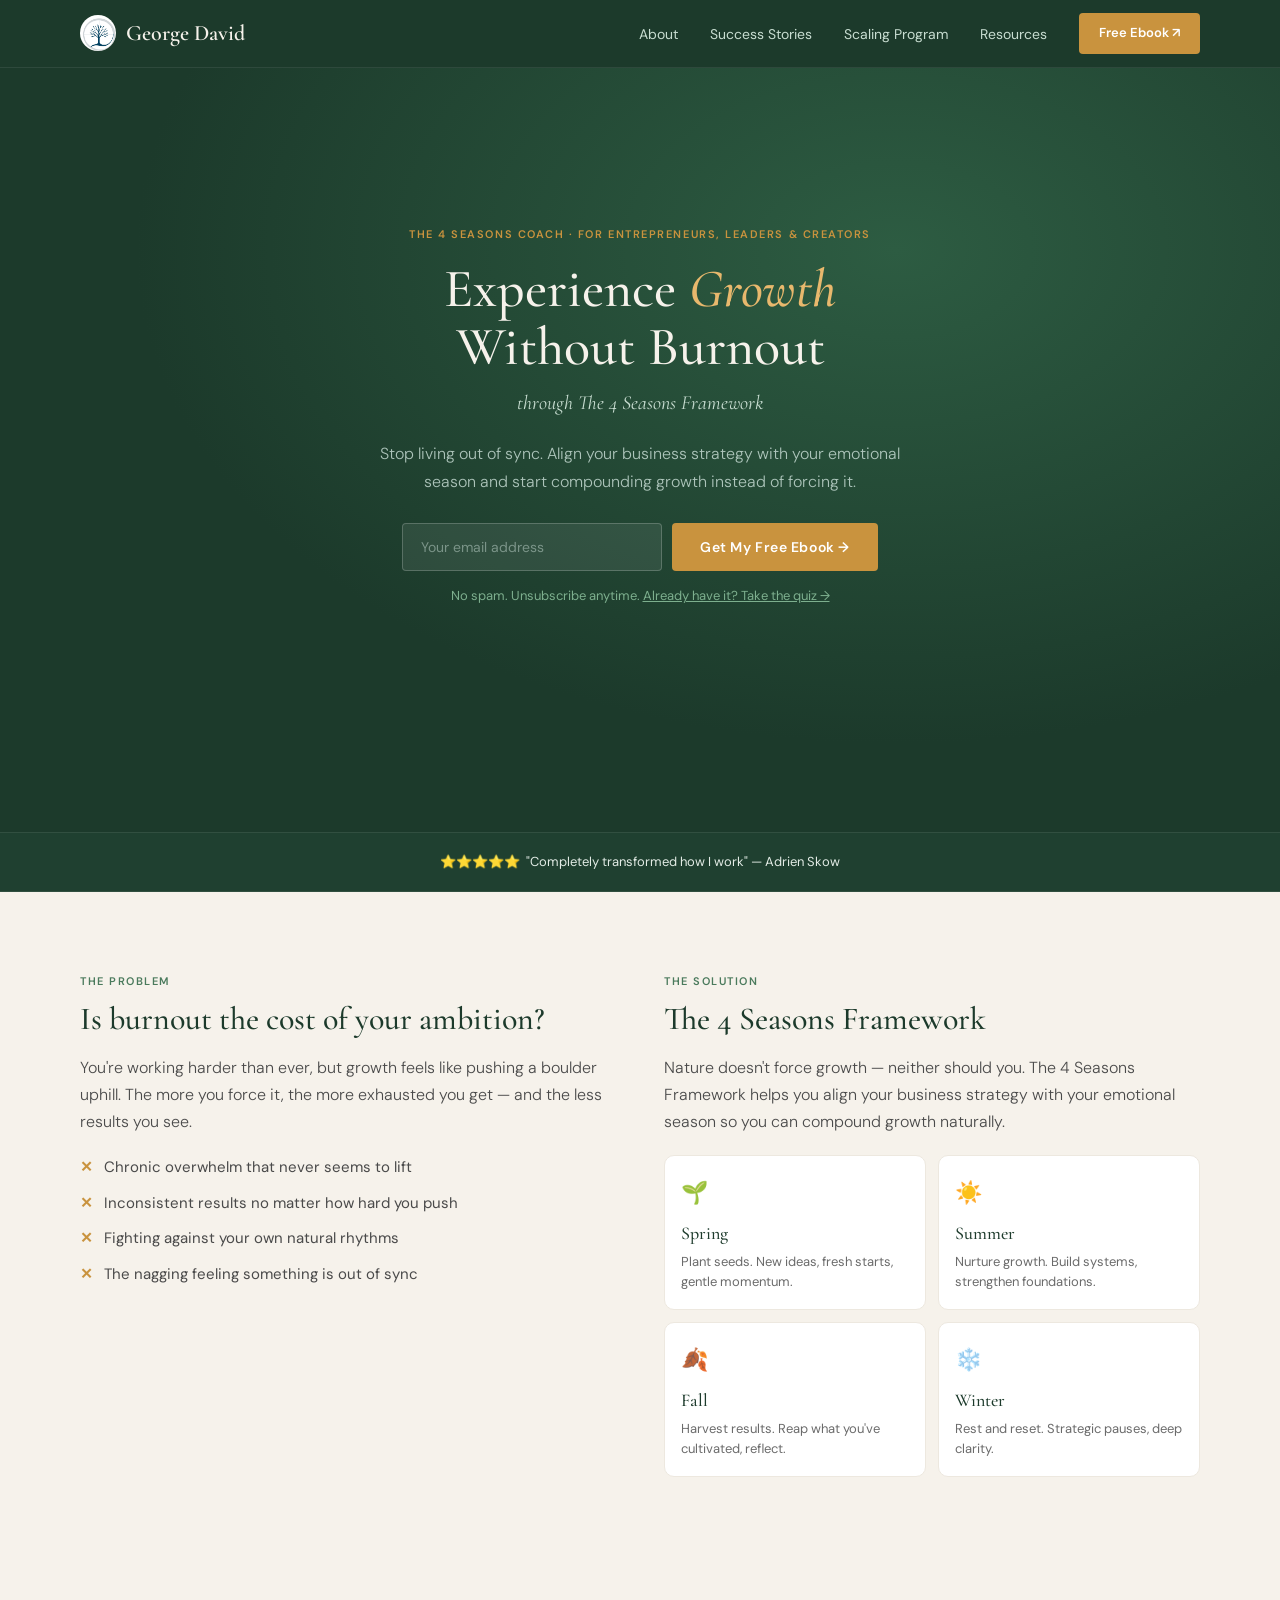
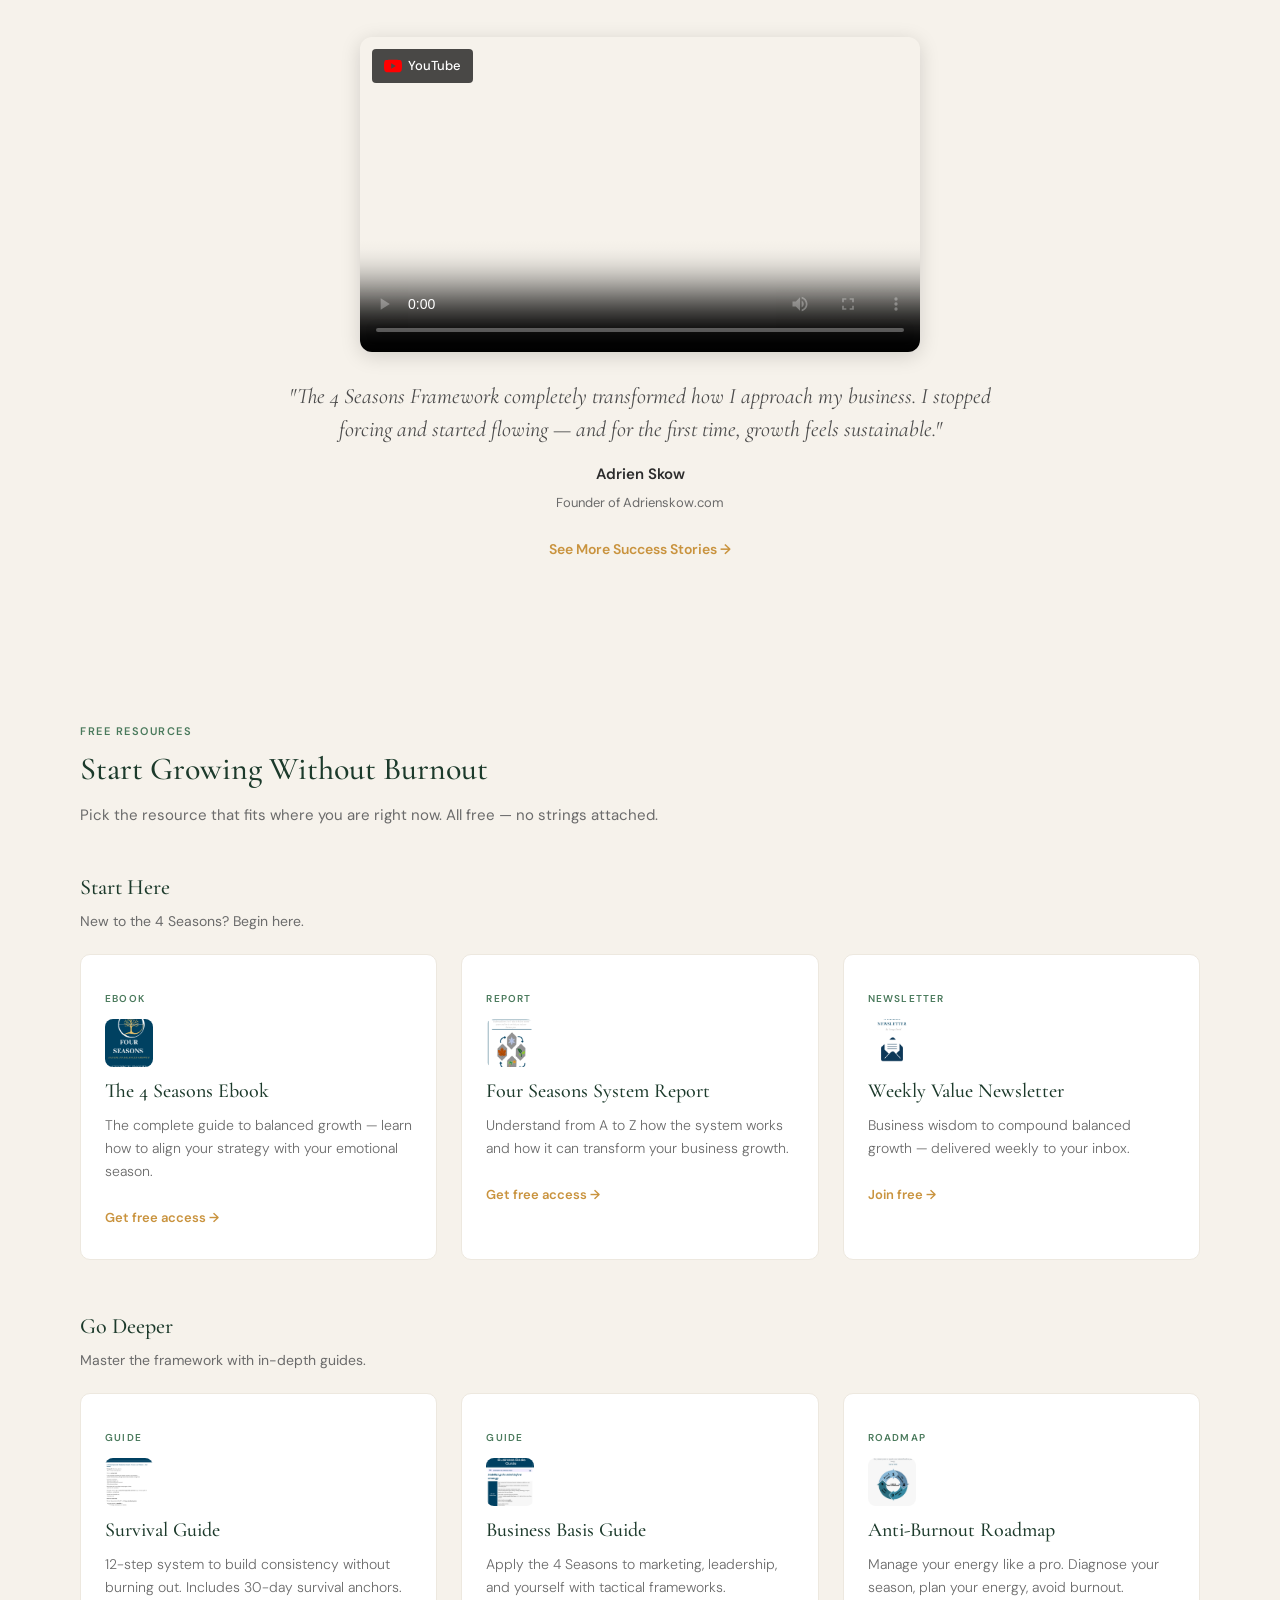
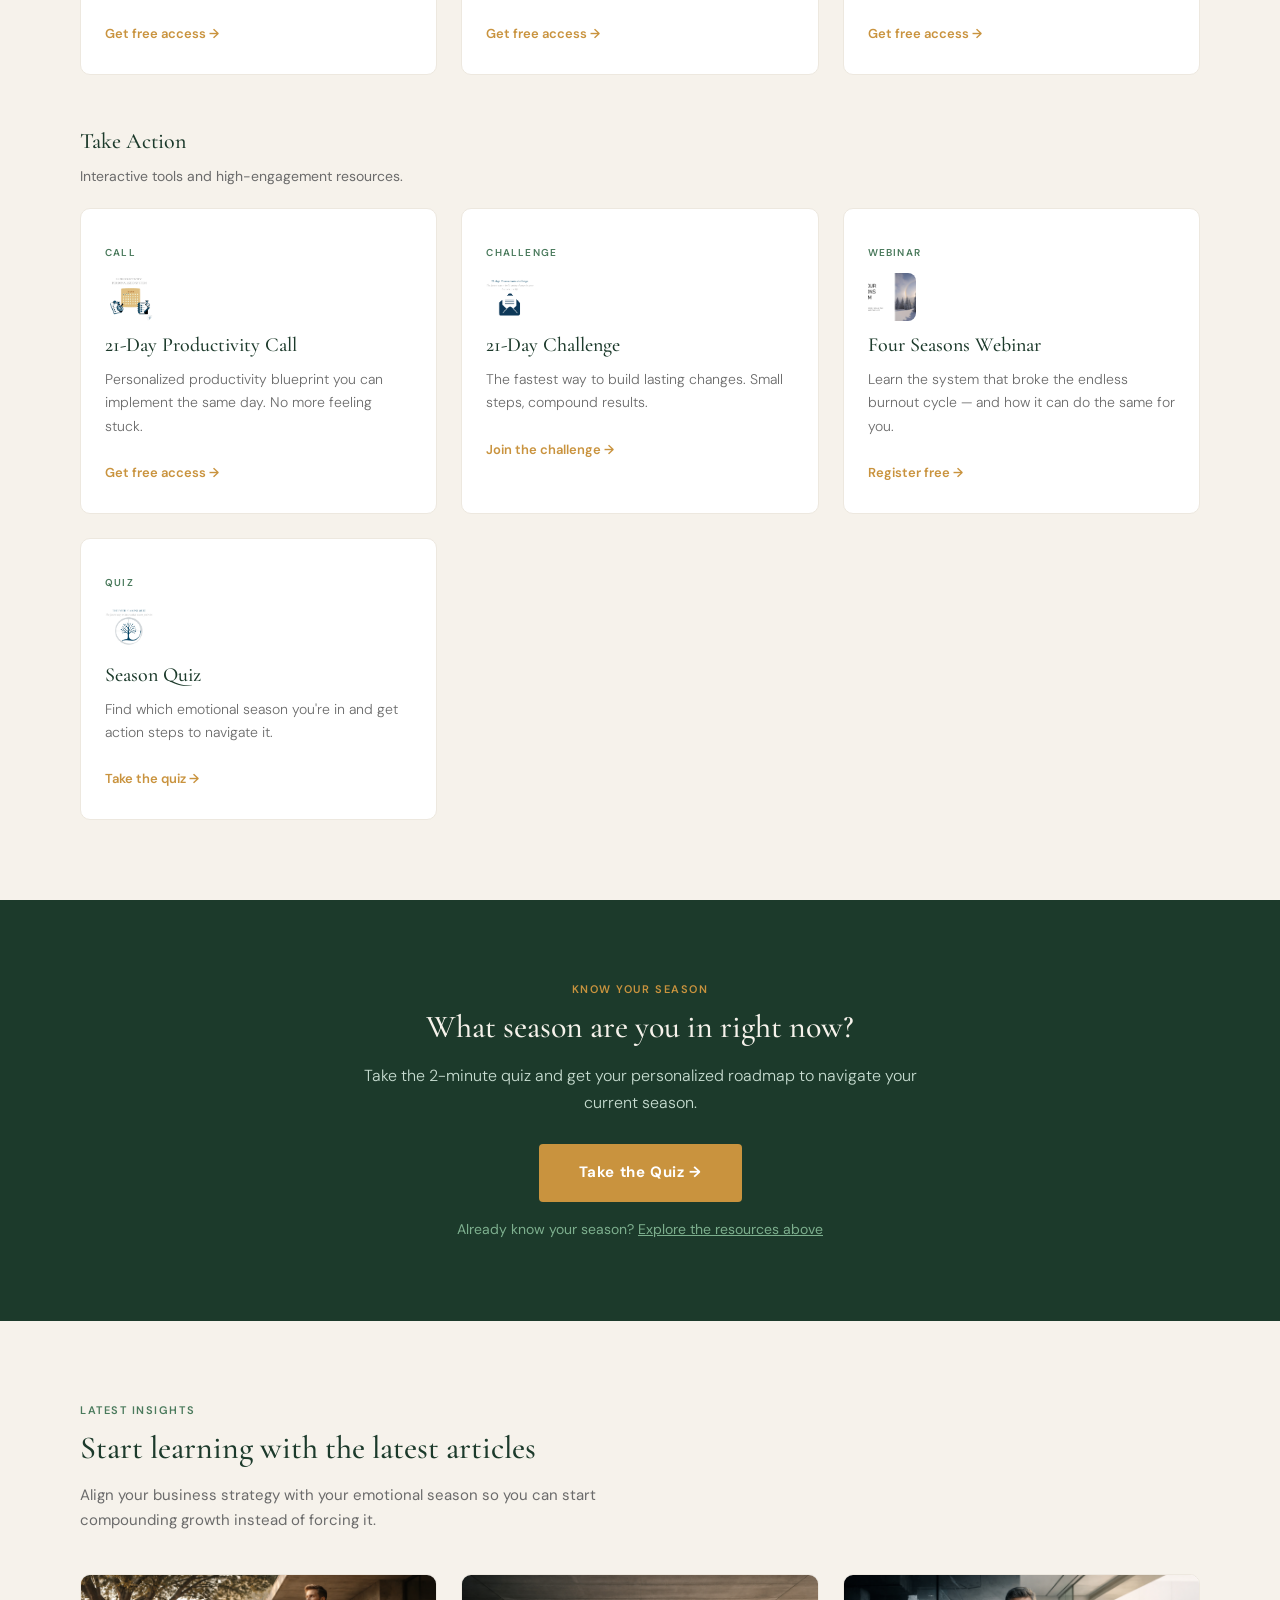
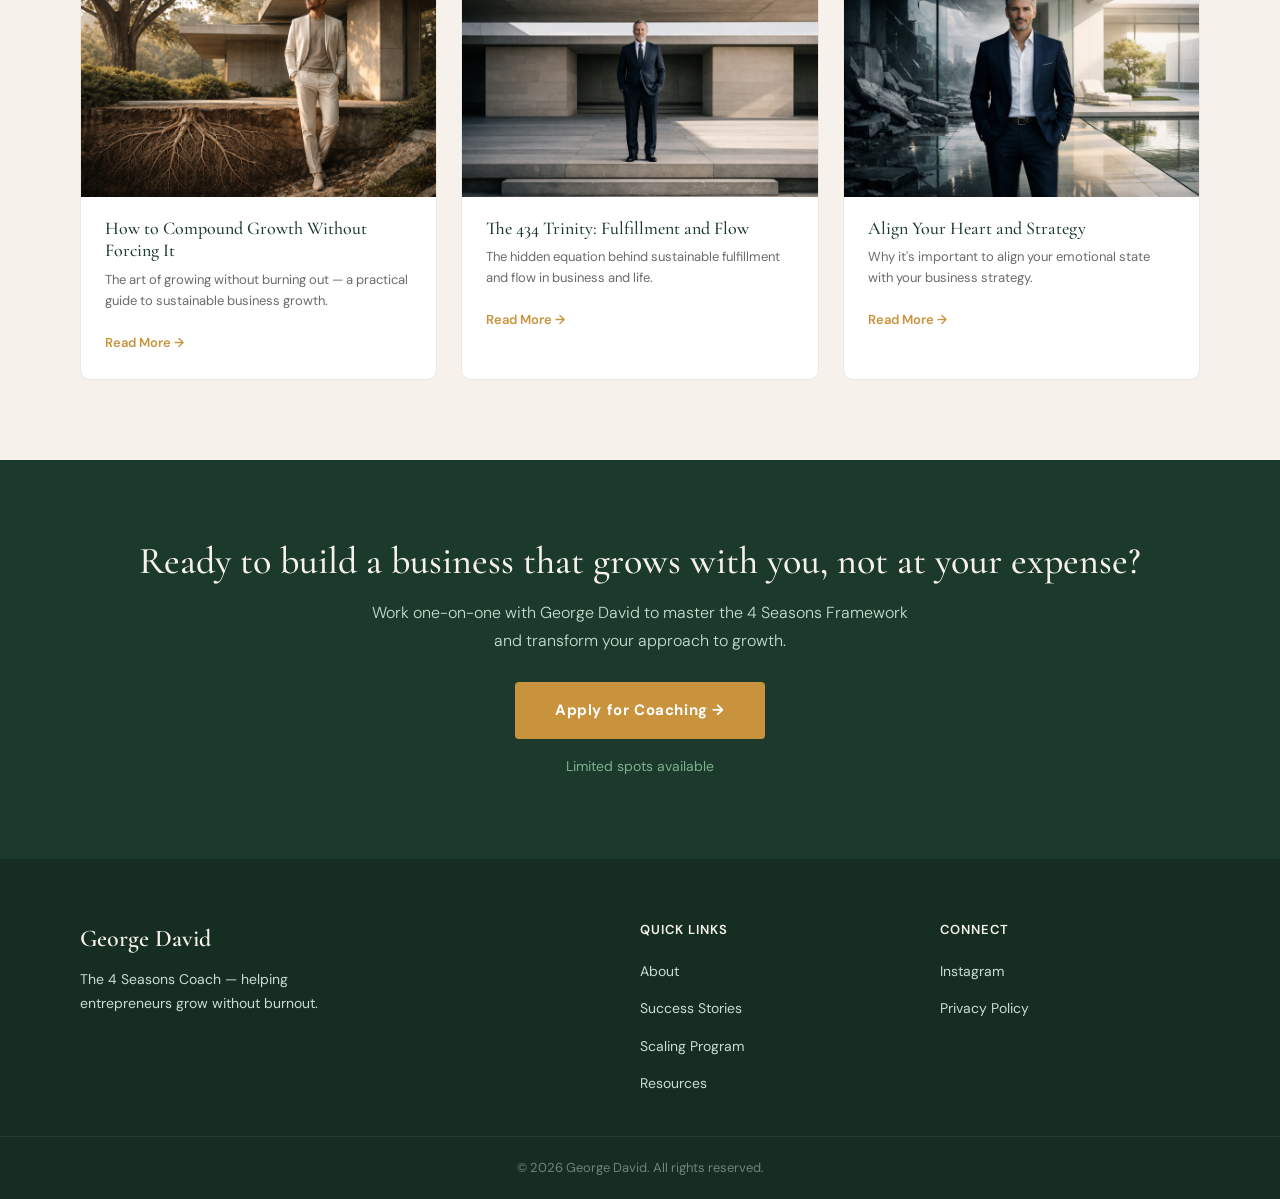
<file: george-david-funnel/index.html>
<!DOCTYPE html>
<html lang="en">
<head>
  <meta charset="UTF-8">
  <meta name="viewport" content="width=device-width, initial-scale=1.0">
  <title>George David — The 4 Seasons Coach</title>
  <meta name="description" content="Experience growth without burnout through The 4 Seasons Framework. Get your free ebook and start compounding balanced growth.">
  <link rel="icon" href="assets/logo.jpg" type="image/jpeg">
  <link rel="apple-touch-icon" href="assets/logo.jpg">
  <link rel="preconnect" href="https://fonts.googleapis.com">
  <link rel="preconnect" href="https://fonts.gstatic.com" crossorigin>
  <link href="https://fonts.googleapis.com/css2?family=Cormorant+Garamond:ital,wght@0,400;0,500;0,600;1,400;1,500&family=DM+Sans:wght@300;400;500;600;700&display=swap" rel="stylesheet">
  <link rel="stylesheet" href="css/style.css">
</head>
<body>

<!-- Navigation -->
<nav class="navbar" id="navbar">
  <div class="navbar-inner">
    <a href="#" class="navbar-logo"><img src="assets/logo.jpg" alt="George David" class="nav-logo-img"> George David</a>
    <button class="navbar-toggle" id="navToggle" aria-label="Toggle menu">
      <span></span><span></span><span></span>
    </button>
    <div class="navbar-menu" id="navMenu">
      <ul class="navbar-links">
        <li><a href="#about">About</a></li>
        <li><a href="#stories">Success Stories</a></li>
        <li><a href="#scaling">Scaling Program</a></li>
        <li><a href="#resources">Resources</a></li>
      </ul>
      <a href="#hero" class="navbar-cta">Free Ebook ↗</a>
    </div>
  </div>
</nav>

<!-- Hero -->
<section class="hero" id="hero">
  <div class="hero-content">
    <p class="hero-eyebrow">The 4 Seasons Coach · For Entrepreneurs, Leaders &amp; Creators</p>
    <h1 class="hero-title">Experience <em>Growth</em><br>Without Burnout</h1>
    <p class="hero-subtitle">through The 4 Seasons Framework</p>
    <p class="hero-body">Stop living out of sync. Align your business strategy with your emotional season and start compounding growth instead of forcing it.</p>
    <form class="hero-form" id="heroForm" action="#" method="POST">
      <input type="email" class="hero-input" placeholder="Your email address" required autocomplete="email" inputmode="email">
      <button type="submit" class="hero-btn">Get My Free Ebook →</button>
    </form>
    <p class="hero-micro">No spam. Unsubscribe anytime. <a href="#" class="hero-micro-link">Already have it? Take the quiz →</a></p>
  </div>
</section>

<!-- Trust Bar -->
<div class="trust-bar">
  <div class="trust-bar-inner">
    <span class="trust-bar-item" style="margin:0 auto;">⭐⭐⭐⭐⭐ &nbsp;"Completely transformed how I work" — Adrien Skow</span>
  </div>
</div>

<!-- Problem → Solution -->
<section class="section section-light" id="about">
  <div class="container">
    <div class="split-grid">
      <div class="split-col">
        <p class="section-label-text">The Problem</p>
        <h2 class="section-title">Is burnout the cost of your ambition?</h2>
        <p class="section-body">You're working harder than ever, but growth feels like pushing a boulder uphill. The more you force it, the more exhausted you get — and the less results you see.</p>
        <ul class="pain-list">
          <li>Chronic overwhelm that never seems to lift</li>
          <li>Inconsistent results no matter how hard you push</li>
          <li>Fighting against your own natural rhythms</li>
          <li>The nagging feeling something is out of sync</li>
        </ul>
      </div>
      <div class="split-col">
        <p class="section-label-text">The Solution</p>
        <h2 class="section-title">The 4 Seasons Framework</h2>
        <p class="section-body">Nature doesn't force growth — neither should you. The 4 Seasons Framework helps you align your business strategy with your emotional season so you can compound growth naturally.</p>
        <div class="seasons-grid">
          <div class="season-card">
            <span class="season-icon">🌱</span>
            <h4>Spring</h4>
            <p>Plant seeds. New ideas, fresh starts, gentle momentum.</p>
          </div>
          <div class="season-card">
            <span class="season-icon">☀️</span>
            <h4>Summer</h4>
            <p>Nurture growth. Build systems, strengthen foundations.</p>
          </div>
          <div class="season-card">
            <span class="season-icon">🍂</span>
            <h4>Fall</h4>
            <p>Harvest results. Reap what you've cultivated, reflect.</p>
          </div>
          <div class="season-card">
            <span class="season-icon">❄️</span>
            <h4>Winter</h4>
            <p>Rest and reset. Strategic pauses, deep clarity.</p>
          </div>
        </div>
      </div>
    </div>
  </div>
</section>

<!-- Testimonial -->
<section class="section section-light" id="stories">
  <div class="container">
    <div class="testimonial">
      <div class="testimonial-video">
        <div class="video-embed">
          <div class="video-wrapper">
            <video controls poster="https://i.ytimg.com/vi/q806Whf-6So/hqdefault.jpg">
              <source src="assets/testimonial.mp4" type="video/mp4">
            </video>
            <a href="https://www.youtube.com/watch?v=q806Whf-6So" target="_blank" rel="noopener" class="video-youtube-link" aria-label="Watch on YouTube">
              <svg class="video-youtube-icon" viewBox="0 0 24 24" fill="currentColor"><path d="M23.498 6.186a3.016 3.016 0 0 0-2.122-2.136C19.505 3.545 12 3.545 12 3.545s-7.505 0-9.377.505A3.017 3.017 0 0 0 .502 6.186C0 8.07 0 12 0 12s0 3.93.502 5.814a3.016 3.016 0 0 0 2.122 2.136c1.871.505 9.376.505 9.376.505s7.505 0 9.377-.505a3.015 3.015 0 0 0 2.122-2.136C24 15.93 24 12 24 12s0-3.93-.502-5.814zM9.545 15.568V8.432L15.818 12l-6.273 3.568z"/></svg>
              YouTube
            </a>
          </div>
        </div>
      </div>
      <blockquote class="testimonial-quote">
        "The 4 Seasons Framework completely transformed how I approach my business. I stopped forcing and started flowing — and for the first time, growth feels sustainable."
      </blockquote>
      <div class="testimonial-author">
        <strong>Adrien Skow</strong>
        <span>Founder of Adrienskow.com</span>
      </div>
      <a href="#" class="testimonial-link">See More Success Stories →</a>
    </div>
  </div>
</section>

<!-- Free Resources -->
<section class="section section-light" id="resources">
  <div class="container">
    <p class="section-label-text">Free Resources</p>
    <h2 class="section-title">Start Growing Without Burnout</h2>
    <p class="section-desc">Pick the resource that fits where you are right now. All free — no strings attached.</p>

    <div class="offer-group">
      <h3 class="offer-group-title">Start Here</h3>
      <p class="offer-group-desc">New to the 4 Seasons? Begin here.</p>
      <div class="offer-grid">
        <article class="offer-card">
          <span class="offer-tag">Ebook</span>
          <img src="assets/hero-profile.png" alt="" class="offer-icon" loading="lazy">
          <h4 class="offer-title">The 4 Seasons Ebook</h4>
          <p class="offer-body">The complete guide to balanced growth — learn how to align your strategy with your emotional season.</p>
          <a href="#" class="offer-cta">Get free access →</a>
        </article>
        <article class="offer-card">
          <span class="offer-tag">Report</span>
          <img src="assets/system-report-icon.png" alt="" class="offer-icon" loading="lazy">
          <h4 class="offer-title">Four Seasons System Report</h4>
          <p class="offer-body">Understand from A to Z how the system works and how it can transform your business growth.</p>
          <a href="#" class="offer-cta">Get free access →</a>
        </article>
        <article class="offer-card">
          <span class="offer-tag">Newsletter</span>
          <img src="assets/newsletter-icon.png" alt="" class="offer-icon" loading="lazy">
          <h4 class="offer-title">Weekly Value Newsletter</h4>
          <p class="offer-body">Business wisdom to compound balanced growth — delivered weekly to your inbox.</p>
          <a href="#" class="offer-cta">Join free →</a>
        </article>
      </div>
    </div>

    <div class="offer-group">
      <h3 class="offer-group-title">Go Deeper</h3>
      <p class="offer-group-desc">Master the framework with in-depth guides.</p>
      <div class="offer-grid">
        <article class="offer-card">
          <span class="offer-tag">Guide</span>
          <img src="assets/survival-guide-icon.png" alt="" class="offer-icon" loading="lazy">
          <h4 class="offer-title">Survival Guide</h4>
          <p class="offer-body">12-step system to build consistency without burning out. Includes 30-day survival anchors.</p>
          <a href="#" class="offer-cta">Get free access →</a>
        </article>
        <article class="offer-card">
          <span class="offer-tag">Guide</span>
          <img src="assets/business-guide-icon.png" alt="" class="offer-icon" loading="lazy">
          <h4 class="offer-title">Business Basis Guide</h4>
          <p class="offer-body">Apply the 4 Seasons to marketing, leadership, and yourself with tactical frameworks.</p>
          <a href="#" class="offer-cta">Get free access →</a>
        </article>
        <article class="offer-card">
          <span class="offer-tag">Roadmap</span>
          <img src="assets/energy-icon.png" alt="" class="offer-icon" loading="lazy">
          <h4 class="offer-title">Anti-Burnout Roadmap</h4>
          <p class="offer-body">Manage your energy like a pro. Diagnose your season, plan your energy, avoid burnout.</p>
          <a href="#" class="offer-cta">Get free access →</a>
        </article>
      </div>
    </div>

    <div class="offer-group">
      <h3 class="offer-group-title">Take Action</h3>
      <p class="offer-group-desc">Interactive tools and high-engagement resources.</p>
      <div class="offer-grid">
        <article class="offer-card">
          <span class="offer-tag">Call</span>
          <img src="assets/productivity-icon.png" alt="" class="offer-icon" loading="lazy">
          <h4 class="offer-title">21-Day Productivity Call</h4>
          <p class="offer-body">Personalized productivity blueprint you can implement the same day. No more feeling stuck.</p>
          <a href="#" class="offer-cta">Get free access →</a>
        </article>
        <article class="offer-card">
          <span class="offer-tag">Challenge</span>
          <img src="assets/challenge-icon.png" alt="" class="offer-icon" loading="lazy">
          <h4 class="offer-title">21-Day Challenge</h4>
          <p class="offer-body">The fastest way to build lasting changes. Small steps, compound results.</p>
          <a href="#" class="offer-cta">Join the challenge →</a>
        </article>
        <article class="offer-card">
          <span class="offer-tag">Webinar</span>
          <img src="assets/webinar-icon.jpg" alt="" class="offer-icon" loading="lazy">
          <h4 class="offer-title">Four Seasons Webinar</h4>
          <p class="offer-body">Learn the system that broke the endless burnout cycle — and how it can do the same for you.</p>
          <a href="#" class="offer-cta">Register free →</a>
        </article>
        <article class="offer-card">
          <span class="offer-tag">Quiz</span>
          <img src="assets/quiz-icon.png" alt="" class="offer-icon" loading="lazy">
          <h4 class="offer-title">Season Quiz</h4>
          <p class="offer-body">Find which emotional season you're in and get action steps to navigate it.</p>
          <a href="#" class="offer-cta">Take the quiz →</a>
        </article>
      </div>
    </div>
  </div>
</section>

<!-- Quiz CTA -->
<section class="section section-dark cta-banner">
  <div class="container" style="text-align:center;">
    <p class="section-label-text" style="color:var(--gold);">Know Your Season</p>
    <h2 class="section-title" style="color:var(--cream);">What season are you in right now?</h2>
    <p class="section-body" style="color:var(--sage-pale);text-align:center;">Take the 2-minute quiz and get your personalized roadmap to navigate your current season.</p>
    <a href="#" class="cta-banner-btn">Take the Quiz →</a>
    <p class="cta-banner-micro">Already know your season? <a href="#resources" class="cta-banner-link">Explore the resources above</a></p>
  </div>
</section>

<!-- Blog -->
<section class="section section-light">
  <div class="container">
    <p class="section-label-text">Latest Insights</p>
    <h2 class="section-title">Start learning with the latest articles</h2>
    <p class="section-desc">Align your business strategy with your emotional season so you can start compounding growth instead of forcing it.</p>
    <div class="blog-grid">
      <article class="blog-card">
        <div class="blog-img">
          <img src="assets/blog-1.png" alt="" class="blog-img-src" loading="lazy">
        </div>
        <div class="blog-body">
          <h3 class="blog-title">How to Compound Growth Without Forcing It</h3>
          <p class="blog-excerpt">The art of growing without burning out — a practical guide to sustainable business growth.</p>
          <a href="#" class="blog-link">Read More →</a>
        </div>
      </article>
      <article class="blog-card">
        <div class="blog-img">
          <img src="assets/blog-2.png" alt="" class="blog-img-src" loading="lazy">
        </div>
        <div class="blog-body">
          <h3 class="blog-title">The 434 Trinity: Fulfillment and Flow</h3>
          <p class="blog-excerpt">The hidden equation behind sustainable fulfillment and flow in business and life.</p>
          <a href="#" class="blog-link">Read More →</a>
        </div>
      </article>
      <article class="blog-card">
        <div class="blog-img">
          <img src="assets/blog-3.png" alt="" class="blog-img-src" loading="lazy">
        </div>
        <div class="blog-body">
          <h3 class="blog-title">Align Your Heart and Strategy</h3>
          <p class="blog-excerpt">Why it's important to align your emotional state with your business strategy.</p>
          <a href="#" class="blog-link">Read More →</a>
        </div>
      </article>
    </div>
  </div>
</section>

<!-- Coaching CTA -->
<section class="section section-dark cta-banner" id="scaling">
  <div class="container" style="text-align:center;">
    <h2 class="section-title" style="color:var(--cream);">Ready to build a business that grows with you, not at your expense?</h2>
    <p class="section-body" style="color:var(--sage-pale);text-align:center;max-width:560px;margin:0 auto 28px;">Work one-on-one with George David to master the 4 Seasons Framework and transform your approach to growth.</p>
    <a href="#" class="cta-banner-btn">Apply for Coaching →</a>
    <p class="cta-banner-micro" style="color:var(--sage-light);">Limited spots available</p>
  </div>
</section>

<!-- Footer -->
<footer class="footer">
  <div class="container">
    <div class="footer-grid">
      <div class="footer-col">
        <h4 class="footer-logo">George David</h4>
        <p class="footer-tagline">The 4 Seasons Coach — helping entrepreneurs grow without burnout.</p>
      </div>
      <div class="footer-col">
        <h5 class="footer-heading">Quick Links</h5>
        <ul class="footer-links">
          <li><a href="#about">About</a></li>
          <li><a href="#stories">Success Stories</a></li>
          <li><a href="#scaling">Scaling Program</a></li>
          <li><a href="#resources">Resources</a></li>
        </ul>
      </div>
      <div class="footer-col">
        <h5 class="footer-heading">Connect</h5>
        <ul class="footer-links">
          <li><a href="https://www.instagram.com/georgexvidavid/" target="_blank" rel="noopener">Instagram</a></li>
          <li><a href="#">Privacy Policy</a></li>
        </ul>
      </div>
    </div>
  </div>
  <div class="footer-bottom">
    <p>&copy; 2026 George David. All rights reserved.</p>
  </div>
</footer>

<script src="js/main.js"></script>
</body>
</html>
</file>
<file: george-david-funnel/css/style.css>
/* ── CSS Custom Properties ── */
:root {
  --forest: #1C3A2B;
  --forest-mid: #2D5C42;
  --sage: #4A7A5C;
  --sage-light: #7DAF8E;
  --sage-pale: #C8DDD1;
  --gold: #C9933E;
  --gold-light: #E8B86D;
  --gold-hover: #B8832E;
  --cream: #F6F2EB;
  --cream-warm: #EDE8DF;
  --ink: #2C2C2C;
  --ink-mid: #4A4A4A;
  --ink-soft: #6B6B6B;
  --white: #FFFFFF;
  --font-serif: 'Cormorant Garamond', serif;
  --font-sans: 'DM Sans', sans-serif;
  --max-width: 1200px;
  --nav-height: 68px;
}

*, *::before, *::after { margin: 0; padding: 0; box-sizing: border-box; }
html { scroll-behavior: smooth; }
body {
  font-family: var(--font-sans);
  background: var(--cream);
  color: var(--ink);
  line-height: 1.7;
  -webkit-font-smoothing: antialiased;
}
img { max-width: 100%; display: block; }
a { color: inherit; text-decoration: none; }
ul { list-style: none; }

/* ── Navigation ── */
.navbar {
  position: fixed;
  top: 0; left: 0; right: 0;
  z-index: 100;
  height: var(--nav-height);
  background: var(--forest);
  border-bottom: 1px solid rgba(255,255,255,0.08);
  transition: background 0.3s ease;
}
.navbar.scrolled {
  background: rgba(28,58,43,0.95);
  backdrop-filter: blur(8px);
  -webkit-backdrop-filter: blur(8px);
}
.navbar-inner {
  max-width: var(--max-width);
  margin: 0 auto;
  padding: 0 40px;
  height: 100%;
  display: flex;
  align-items: center;
  justify-content: space-between;
}
.navbar-logo {
  font-family: var(--font-serif);
  font-size: 22px;
  font-weight: 600;
  color: var(--cream);
  display: flex;
  align-items: center;
  gap: 10px;
}
.nav-logo-img {
  width: 36px;
  height: 36px;
  border-radius: 50%;
  object-fit: cover;
}
.navbar-menu {
  display: flex;
  align-items: center;
  gap: 32px;
}
.navbar-links {
  display: flex;
  gap: 32px;
}
.navbar-links a {
  font-family: var(--font-sans);
  font-size: 14px;
  font-weight: 400;
  color: var(--sage-pale);
  transition: color 0.2s ease;
}
.navbar-links a:hover { color: var(--cream); }
.navbar-cta {
  background: var(--gold);
  color: var(--white);
  padding: 9px 20px;
  border-radius: 4px;
  font-family: var(--font-sans);
  font-size: 13px;
  font-weight: 600;
  transition: background 0.2s ease;
}
.navbar-cta:hover { background: var(--gold-hover); }

/* Hamburger */
.navbar-toggle {
  display: none;
  background: none;
  border: none;
  cursor: pointer;
  width: 44px;
  height: 44px;
  padding: 10px;
  flex-direction: column;
  justify-content: center;
  gap: 5px;
}
.navbar-toggle span {
  display: block;
  width: 24px;
  height: 2px;
  background: var(--cream);
  border-radius: 2px;
  transition: all 0.3s ease;
}
.navbar-toggle.active span:nth-child(1) { transform: rotate(45deg) translate(5px, 5px); }
.navbar-toggle.active span:nth-child(2) { opacity: 0; }
.navbar-toggle.active span:nth-child(3) { transform: rotate(-45deg) translate(5px, -5px); }

/* ── Hero ── */
.hero {
  min-height: calc(100vh - var(--nav-height));
  display: flex;
  align-items: center;
  justify-content: center;
  text-align: center;
  background: var(--forest);
  background-image: radial-gradient(ellipse at 70% 30%, var(--forest-mid) 0%, var(--forest) 60%);
  padding: 40px;
}
.hero-content {
  max-width: 680px;
}
.hero-eyebrow {
  font-family: var(--font-sans);
  font-size: 11px;
  font-weight: 600;
  letter-spacing: 0.14em;
  text-transform: uppercase;
  color: var(--gold);
  margin-bottom: 16px;
}
.hero-title {
  font-family: var(--font-serif);
  font-size: 54px;
  font-weight: 500;
  color: var(--cream);
  line-height: 1.08;
  margin-bottom: 10px;
}
.hero-title em {
  color: var(--gold-light);
  font-style: italic;
}
.hero-subtitle {
  font-family: var(--font-serif);
  font-size: 20px;
  font-weight: 400;
  font-style: italic;
  color: var(--sage-pale);
  margin-bottom: 20px;
}
.hero-body {
  font-family: var(--font-sans);
  font-size: 16px;
  font-weight: 300;
  color: rgba(198,218,210,0.85);
  max-width: 520px;
  margin: 0 auto 28px;
  line-height: 1.7;
}
.hero-form {
  display: flex;
  gap: 10px;
  justify-content: center;
  align-items: center;
  flex-wrap: wrap;
  margin-bottom: 14px;
}
.hero-input {
  height: 48px;
  min-width: 260px;
  padding: 0 18px;
  background: rgba(255,255,255,0.08);
  border: 1px solid rgba(255,255,255,0.2);
  border-radius: 4px;
  color: var(--cream);
  font-family: var(--font-sans);
  font-size: 14px;
  outline: none;
  transition: border-color 0.2s ease;
}
.hero-input:focus { border-color: var(--gold); }
.hero-input::placeholder { color: rgba(198,218,210,0.5); }
.hero-btn {
  height: 48px;
  padding: 0 28px;
  background: var(--gold);
  color: var(--white);
  border: none;
  border-radius: 4px;
  font-family: var(--font-sans);
  font-size: 14px;
  font-weight: 600;
  letter-spacing: 0.04em;
  cursor: pointer;
  transition: background 0.2s ease;
  white-space: nowrap;
}
.hero-btn:hover { background: var(--gold-hover); }
.hero-micro {
  font-family: var(--font-sans);
  font-size: 13px;
  color: var(--sage-light);
}
.hero-micro-link {
  color: var(--sage-light);
  text-decoration: underline;
  transition: color 0.2s ease;
}
.hero-micro-link:hover { color: var(--cream); }

/* ── Trust Bar ── */
.trust-bar {
  background: #1F4030;
  border-top: 1px solid rgba(255,255,255,0.08);
  border-bottom: 1px solid rgba(255,255,255,0.08);
}
.trust-bar-inner {
  max-width: var(--max-width);
  margin: 0 auto;
  padding: 18px 40px;
  display: flex;
  justify-content: center;
  align-items: center;
}
.trust-bar-item {
  font-family: var(--font-sans);
  font-size: 13px;
  color: #E2EBE5;
}

/* ── Section Base ── */
.section { padding: 80px 0; }
.section-dark { background: var(--forest); color: var(--cream); }
.section-light { background: var(--cream); color: var(--ink); }
.container {
  max-width: var(--max-width);
  margin: 0 auto;
  padding: 0 40px;
}
.section-label-text {
  font-family: var(--font-sans);
  font-size: 11px;
  font-weight: 600;
  letter-spacing: 0.14em;
  text-transform: uppercase;
  color: var(--sage);
  margin-bottom: 10px;
}
.section-title {
  font-family: var(--font-serif);
  font-size: 32px;
  font-weight: 500;
  color: var(--forest);
  margin-bottom: 16px;
  line-height: 1.15;
}
.section-body {
  font-family: var(--font-sans);
  font-size: 16px;
  font-weight: 300;
  color: var(--ink-mid);
  line-height: 1.7;
  margin-bottom: 20px;
}
.section-desc {
  font-family: var(--font-sans);
  font-size: 15px;
  color: var(--ink-soft);
  max-width: 600px;
  margin-bottom: 40px;
}

/* ── Split Grid (Problem → Solution) ── */
.split-grid {
  display: grid;
  grid-template-columns: 1fr 1fr;
  gap: 48px;
  align-items: start;
}
.pain-list {
  display: flex;
  flex-direction: column;
  gap: 10px;
}
.pain-list li {
  font-family: var(--font-sans);
  font-size: 15px;
  color: var(--ink-mid);
  padding-left: 24px;
  position: relative;
}
.pain-list li::before {
  content: '✕';
  position: absolute;
  left: 0;
  color: var(--gold);
  font-weight: 600;
}
.seasons-grid {
  display: grid;
  grid-template-columns: 1fr 1fr;
  gap: 12px;
  margin-top: 20px;
}
.season-card {
  background: var(--white);
  border: 1px solid var(--cream-warm);
  border-radius: 10px;
  padding: 18px 16px;
}
.season-icon { font-size: 22px; display: block; margin-bottom: 6px; }
.season-card h4 {
  font-family: var(--font-serif);
  font-size: 18px;
  font-weight: 500;
  color: var(--forest);
  margin-bottom: 4px;
}
.season-card p {
  font-family: var(--font-sans);
  font-size: 13px;
  color: var(--ink-soft);
  line-height: 1.5;
}

/* ── Testimonial ── */
.testimonial {
  text-align: center;
  max-width: 720px;
  margin: 0 auto;
}
.testimonial-video { margin-bottom: 28px; }
.video-embed {
  position: relative;
  width: 100%;
  max-width: 560px;
  margin: 0 auto;
  border-radius: 12px;
  overflow: hidden;
  box-shadow: 0 4px 20px rgba(0,0,0,0.15);
}
.video-wrapper {
  position: relative;
}
.video-wrapper video,
.video-embed iframe {
  width: 100%;
  aspect-ratio: 16 / 9;
  display: block;
}
.video-youtube-link {
  position: absolute;
  top: 12px;
  left: 12px;
  display: inline-flex;
  align-items: center;
  gap: 6px;
  padding: 6px 12px;
  background: rgba(0,0,0,0.7);
  color: #fff;
  font-family: var(--font-sans);
  font-size: 13px;
  font-weight: 500;
  border-radius: 4px;
  transition: background 0.2s ease;
  z-index: 10;
}
.video-youtube-link:hover {
  background: rgba(0,0,0,0.9);
}
.video-youtube-icon {
  width: 18px;
  height: 18px;
  color: #FF0000;
}
.testimonial-quote {
  font-family: var(--font-serif);
  font-size: 22px;
  font-style: italic;
  color: var(--ink-mid);
  line-height: 1.5;
  margin-bottom: 16px;
  border: none;
}
.testimonial-author { margin-bottom: 20px; }
.testimonial-author strong {
  display: block;
  font-family: var(--font-sans);
  font-size: 15px;
  color: var(--ink);
  font-weight: 600;
}
.testimonial-author span {
  font-family: var(--font-sans);
  font-size: 13px;
  color: var(--ink-soft);
}
.testimonial-link {
  font-family: var(--font-sans);
  font-size: 14px;
  font-weight: 600;
  color: var(--gold);
  transition: color 0.2s ease;
}
.testimonial-link:hover {
  color: var(--gold-hover);
  text-decoration: underline;
}

/* ── Offer Groups ── */
.offer-group { margin-bottom: 48px; }
.offer-group:last-child { margin-bottom: 0; }
.offer-group-title {
  font-family: var(--font-serif);
  font-size: 22px;
  font-weight: 500;
  color: var(--forest);
  margin-bottom: 4px;
}
.offer-group-desc {
  font-family: var(--font-sans);
  font-size: 14px;
  color: var(--ink-soft);
  margin-bottom: 20px;
}
.offer-grid {
  display: grid;
  grid-template-columns: repeat(3, 1fr);
  gap: 24px;
}
.offer-card {
  background: var(--white);
  border: 1px solid var(--cream-warm);
  border-radius: 10px;
  padding: 28px 24px;
  transition: all 0.2s ease;
}
.offer-card:hover {
  transform: translateY(-2px);
  box-shadow: 0 8px 24px rgba(28,58,43,0.08);
}
.offer-icon {
  width: 48px;
  height: 48px;
  object-fit: cover;
  border-radius: 8px;
  margin-bottom: 12px;
}
.offer-tag {
  display: inline-block;
  font-family: var(--font-sans);
  font-size: 10px;
  font-weight: 600;
  letter-spacing: 0.12em;
  text-transform: uppercase;
  color: var(--sage);
  margin-bottom: 12px;
}
.offer-title {
  font-family: var(--font-serif);
  font-size: 20px;
  font-weight: 500;
  color: var(--forest);
  margin-bottom: 10px;
  line-height: 1.25;
}
.offer-body {
  font-family: var(--font-sans);
  font-size: 14px;
  font-weight: 300;
  color: var(--ink-soft);
  line-height: 1.65;
  margin-bottom: 20px;
}
.offer-cta {
  font-family: var(--font-sans);
  font-size: 13px;
  font-weight: 600;
  color: var(--gold);
  transition: all 0.2s ease;
}
.offer-cta:hover { text-decoration: underline; }

/* ── CTA Banner ── */
.cta-banner { text-align: center; padding: 80px 40px; }
.cta-banner .section-body {
  max-width: 560px;
  margin: 0 auto 28px;
}
.cta-banner-btn {
  display: inline-block;
  background: var(--gold);
  color: var(--white);
  padding: 16px 40px;
  border-radius: 4px;
  font-family: var(--font-sans);
  font-size: 15px;
  font-weight: 700;
  letter-spacing: 0.04em;
  transition: background 0.2s ease;
}
.cta-banner-btn:hover { background: var(--gold-hover); }
.cta-banner-micro {
  font-family: var(--font-sans);
  font-size: 14px;
  color: var(--sage-light);
  margin-top: 16px;
}
.cta-banner-link {
  color: var(--sage-light);
  text-decoration: underline;
  transition: color 0.2s ease;
}
.cta-banner-link:hover { color: var(--cream); }

/* ── Blog ── */
.blog-grid {
  display: grid;
  grid-template-columns: repeat(3, 1fr);
  gap: 24px;
}
.blog-card {
  background: var(--white);
  border: 1px solid var(--cream-warm);
  border-radius: 10px;
  overflow: hidden;
  transition: all 0.2s ease;
}
.blog-card:hover {
  transform: translateY(-2px);
  box-shadow: 0 8px 24px rgba(28,58,43,0.08);
}
.blog-img-src {
  width: 100%;
  aspect-ratio: 16 / 10;
  object-fit: cover;
  display: block;
}
.blog-img-placeholder {
  width: 100%;
  aspect-ratio: 16 / 10;
  background: linear-gradient(135deg, var(--sage-pale), var(--sage-light));
}
.blog-body { padding: 20px 24px 24px; }
.blog-title {
  font-family: var(--font-serif);
  font-size: 18px;
  font-weight: 500;
  color: var(--forest);
  margin-bottom: 8px;
  line-height: 1.25;
}
.blog-excerpt {
  font-family: var(--font-sans);
  font-size: 13px;
  color: var(--ink-soft);
  line-height: 1.6;
  margin-bottom: 16px;
}
.blog-link {
  font-family: var(--font-sans);
  font-size: 13px;
  font-weight: 600;
  color: var(--gold);
  transition: color 0.2s ease;
}
.blog-link:hover { text-decoration: underline; }

/* ── Coaching CTA ── */
#scaling .section-title { font-size: 38px; line-height: 1.15; }

/* ── Footer ── */
.footer {
  background: #162E22;
  color: var(--sage-pale);
  padding: 60px 0 0;
}
.footer-grid {
  display: grid;
  grid-template-columns: 2fr 1fr 1fr;
  gap: 40px;
}
.footer-logo {
  font-family: var(--font-serif);
  font-size: 24px;
  font-weight: 600;
  color: var(--cream);
  margin-bottom: 8px;
}
.footer-tagline {
  font-family: var(--font-sans);
  font-size: 14px;
  color: var(--sage-pale);
  max-width: 280px;
}
.footer-heading {
  font-family: var(--font-sans);
  font-size: 13px;
  font-weight: 600;
  letter-spacing: 0.08em;
  text-transform: uppercase;
  color: var(--cream);
  margin-bottom: 16px;
}
.footer-links {
  display: flex;
  flex-direction: column;
  gap: 10px;
}
.footer-links a {
  font-family: var(--font-sans);
  font-size: 14px;
  color: var(--sage-pale);
  transition: color 0.2s ease;
}
.footer-links a:hover { color: var(--cream); }
.footer-bottom {
  border-top: 1px solid rgba(255,255,255,0.08);
  margin-top: 40px;
  padding: 20px 40px;
  text-align: center;
  font-family: var(--font-sans);
  font-size: 13px;
  color: rgba(198,218,210,0.5);
}

/* ── Scroll offset for fixed nav ── */
#about, #stories, #resources, #scaling {
  scroll-margin-top: 80px;
}

/* ── Responsive ── */

/* Tablet (≤ 768px) */
@media (max-width: 768px) {
  .navbar-toggle { display: flex; }
  .navbar-menu {
    position: fixed;
    top: 0; left: 0; right: 0; bottom: 0;
    background: rgba(28,58,43,0.98);
    flex-direction: column;
    justify-content: center;
    align-items: center;
    gap: 40px;
    opacity: 0;
    visibility: hidden;
    transition: all 0.3s ease;
    z-index: 99;
  }
  .navbar-menu.open { opacity: 1; visibility: visible; }
  .navbar-links { flex-direction: column; align-items: center; gap: 28px; }
  .navbar-links a { font-size: 20px; }
  .navbar-cta { font-size: 16px; padding: 14px 32px; }

  .hero-title { font-size: 38px; }
  .hero-subtitle { font-size: 18px; }
  .hero-body { font-size: 15px; }
  .hero-form { flex-direction: column; }
  .hero-input { min-width: 0; width: 100%; max-width: 400px; }
  .hero-btn { width: 100%; max-width: 400px; }
  .hero { min-height: 500px; padding: 40px 24px; }

  .trust-bar-inner {
    flex-direction: column;
    gap: 8px;
    text-align: center;
    padding: 16px 24px;
  }
  .trust-bar-item { font-size: 12px; }

  .section { padding: 64px 0; }
  .container { padding: 0 24px; }
  .split-grid { grid-template-columns: 1fr; gap: 40px; }
  .section-title { font-size: 28px; }

  .offer-grid { gap: 16px; }
  .offer-card { padding: 24px; }
  .offer-title { font-size: 18px; }
  .offer-group { margin-bottom: 40px; }

  .cta-banner { padding: 56px 24px; }
  .cta-banner .section-title { font-size: 30px; }

  .blog-grid { grid-template-columns: repeat(2, 1fr); gap: 20px; }
  .blog-body { padding: 16px 20px 20px; }

  .footer-grid { grid-template-columns: 1fr; gap: 32px; text-align: center; }
  .footer-tagline { max-width: none; }
  .footer-links { align-items: center; }
  .footer { padding: 48px 0 0; }
  .footer-bottom { padding: 16px 24px; }
}

/* Small tablet (≤ 480px) */
@media (max-width: 480px) {
  .hero-title { font-size: 28px; }
  .hero-subtitle { font-size: 16px; }
  .hero-body { font-size: 14px; }
  .hero { min-height: 440px; padding: 32px 20px; }
  .hero-input { height: 44px; }
  .hero-btn { height: 44px; }

  .section { padding: 48px 0; }
  .container { padding: 0 20px; }
  .section-title { font-size: 24px; }
  .section-body { font-size: 15px; }
  .seasons-grid { gap: 10px; }
  .season-card { padding: 14px; }

  .offer-grid { grid-template-columns: 1fr; gap: 16px; }
  .offer-card { padding: 20px; }
  .offer-title { font-size: 17px; }
  .offer-body { font-size: 13px; }
  .offer-cta {
    display: block;
    text-align: center;
    padding: 12px 20px;
    background: var(--gold);
    color: var(--white);
    border-radius: 4px;
    font-size: 14px;
  }
  .offer-cta:hover { text-decoration: none; background: var(--gold-hover); }

  .cta-banner { padding: 48px 20px; }
  .cta-banner .section-title { font-size: 26px; }
  .cta-banner-btn { width: 100%; padding: 14px 24px; font-size: 15px; }

  .blog-grid { grid-template-columns: 1fr; gap: 16px; }

  #scaling .section-title { font-size: 26px; }
  #scaling .cta-banner-btn { width: 100%; }

  .testimonial-quote { font-size: 18px; }
}

/* Medium screens (≤ 1024px) — 2-col offers */
@media (max-width: 1024px) {
  .offer-grid { grid-template-columns: repeat(2, 1fr); gap: 20px; }
}
</file>
